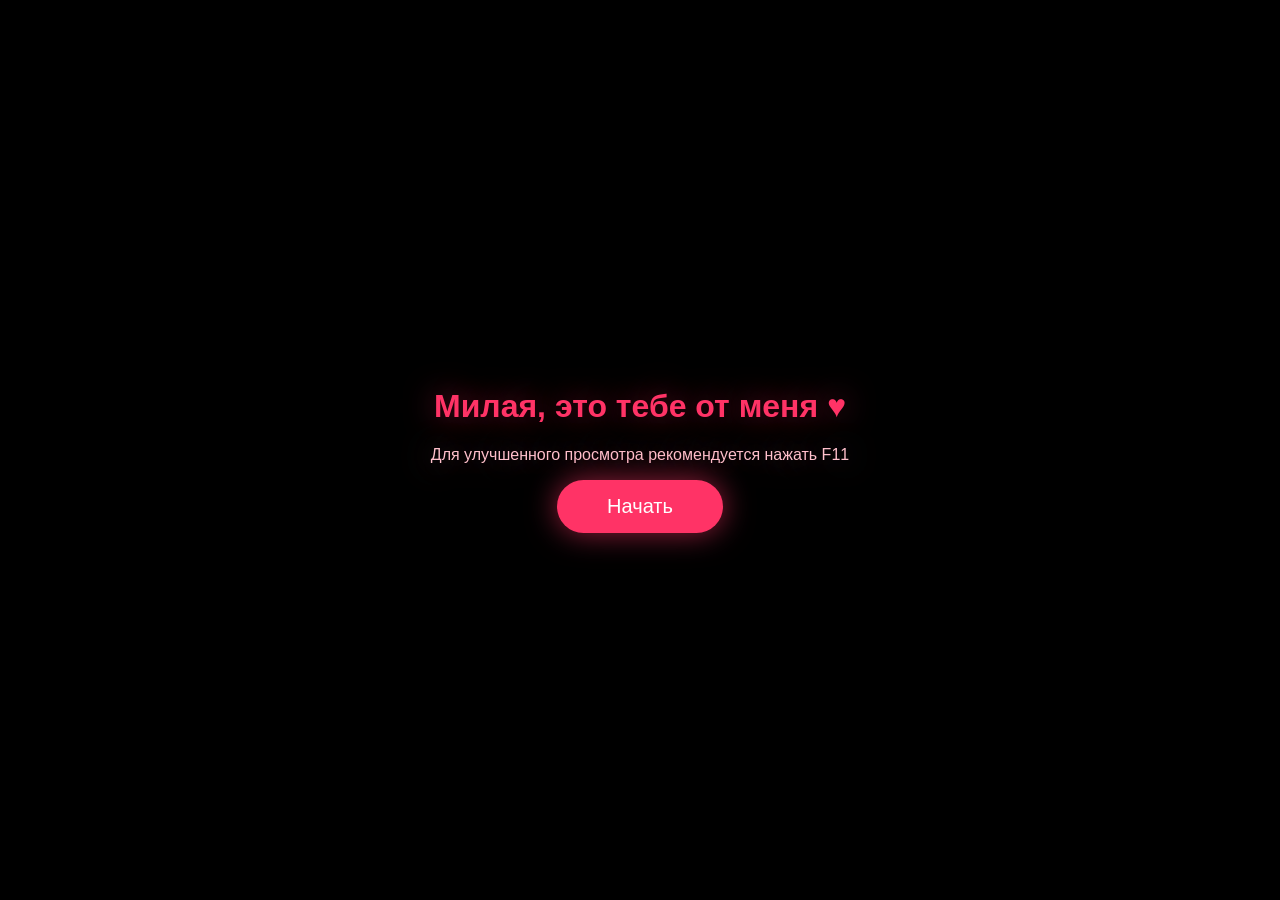
<file: index.html>
<!DOCTYPE html>
<html lang="ru">
    <head>
        <meta charset="UTF-8">
        <meta name="viewport" content="width=device-width, initial-scale=1.0">
        <title>Ей♥</title>
        <link rel="stylesheet" href="style.css">
        <link rel="icon" href="data:image/svg+xml,<svg xmlns='http://www.w3.org/2000/svg' viewBox='0 0 32 29'><path d='M16 28.5C16 28.5 0 19.5 0 9.5C0 4 4 0 8 0C11.5 0 14.5 2 16 5C17.5 2 20.5 0 24 0C28 0 32 4 32 9.5C32 19.5 16 28.5 16 28.5Z' fill='%23ff3366'/></svg>">    
    </head>
    <body>
        <!-- Экран 1: Кнопка "Начать" -->
        <div id="start-screen">
            <h1>Милая, это тебе от меня ♥</h1>
            <p>Для улучшенного просмотра рекомендуется нажать F11</p>
            <button id="start-btn">Начать</button>
        </div>

        <!-- Экран 2: Прогресс-бар (скрыт изначально) -->
        <div id="loading-screen" class="hidden">
            <div class="progress-wrapper">
                <div class="progress-bar">
                    <div class="progress-fill" id="progress-fill"></div>
                </div>
                <p id="progress-text">0%</p>
            </div>
        </div>

        <canvas id="bg-canvas"></canvas>

        <!-- Основной холст для анимации -->
        <canvas id="c"></canvas>

        <!-- Второй холст для частиц -->
        <canvas id="particle-canvas"></canvas>

        <!-- Маленькое сердечко в углу -->
        <svg id="corner-heart" viewBox="0 0 32 29" xmlns="http://www.w3.org/2000/svg">
            <path d="M16 28.5C16 28.5 0 19.5 0 9.5C0 4 4 0 8 0C11.5 0 14.5 2 16 5C17.5 2 20.5 0 24 0C28 0 32 4 32 9.5C32 19.5 16 28.5 16 28.5Z" fill="#ff3366"/>
        </svg>

        <div id="site-content">
            <div class="demo-card" style="max-width: 400px; text-align: center;">
                <h1>С днём рождения, моя любимая Ариана! Этот сайт я сделал для тебя!</h1>
                <p>Осмотрись тут, я старался</p>
                <a class="btn" href="main.html" style="text-decoration: none;">Приступить</a>
            </div>
        </div>
        <audio id="sfx-pop" src="Assets/sfx/pop.wav" preload="auto"></audio>
        <audio id="heartbeat" src="Assets/sfx/single-heatbeat.mp3" preload="auto"></audio>
        <audio id="heartmove" src="Assets/sfx/move.mp3" preload="auto"></audio>

        <script src="page-effects.js"></script>
        <script src="script.js"></script>
    </body>
</html>
</file>
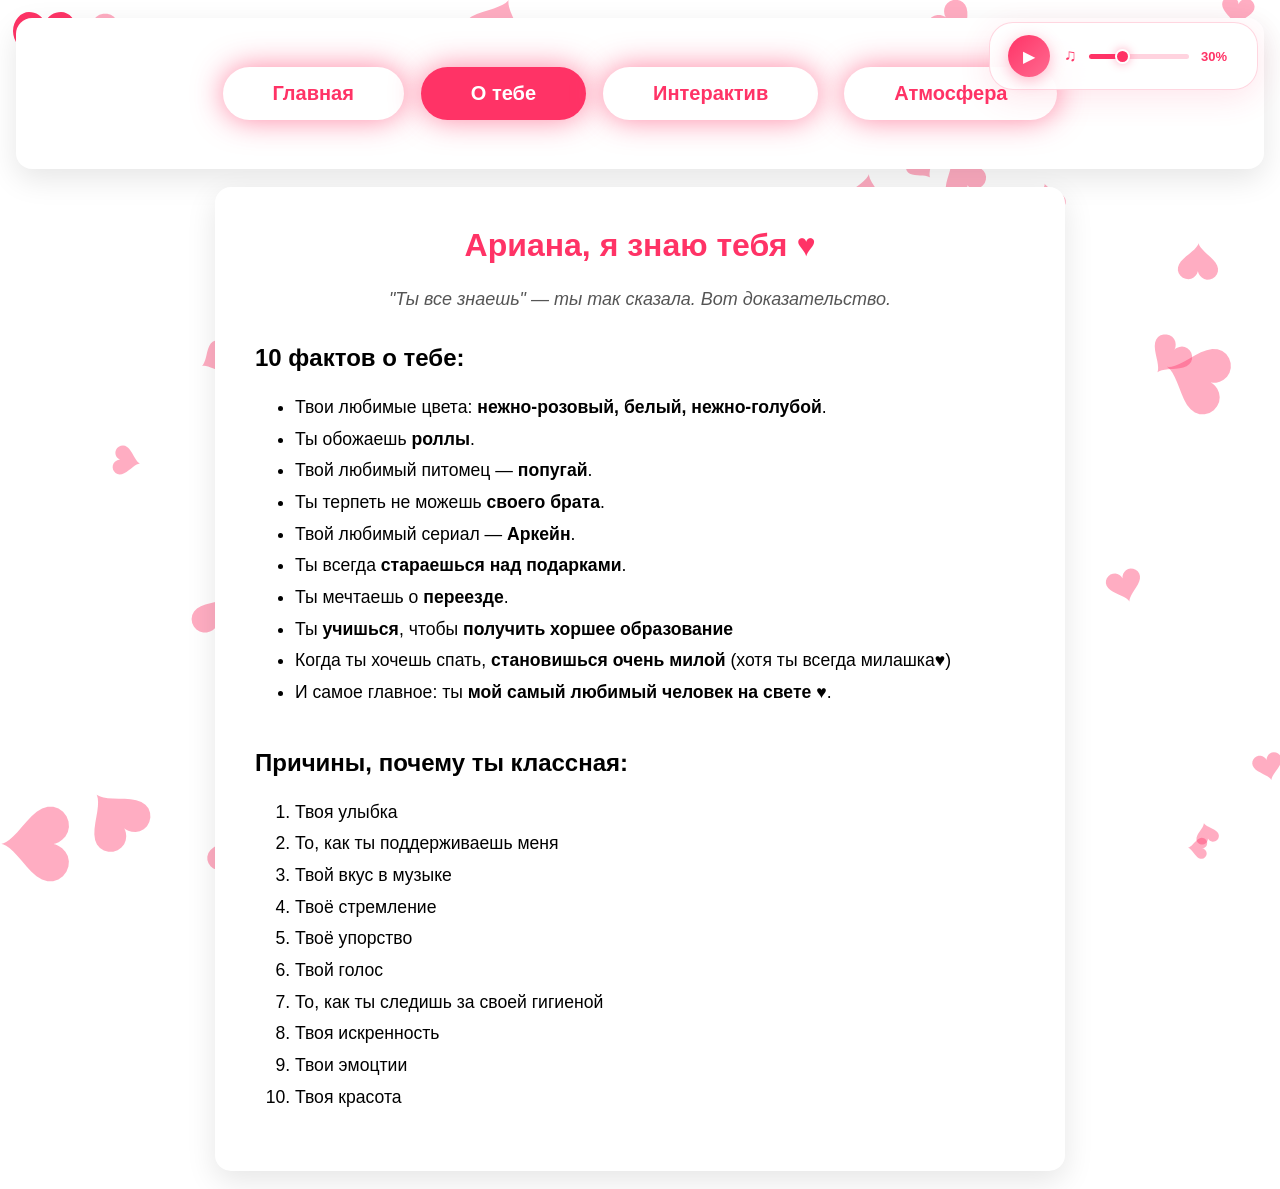
<file: about.html>
<!DOCTYPE html>
<html lang="ru">
  <head>
    <meta charset="UTF-8">
    <meta name="viewport" content="width=device-width, initial-scale=1.0">
    <title>О тебе♥</title>
    <link rel="stylesheet" href="style.css">
    <link rel="icon" href="data:image/svg+xml,<svg xmlns='http://www.w3.org/2000/svg' viewBox='0 0 32 29'><path d='M16 28.5C16 28.5 0 19.5 0 9.5C0 4 4 0 8 0C11.5 0 14.5 2 16 5C17.5 2 20.5 0 24 0C28 0 32 4 32 9.5C32 19.5 16 28.5 16 28.5Z' fill='%23ff3366'/></svg>">  
  </head>
  <body style="background-color: white;">
    <canvas id="bg-canvas"></canvas>
    <canvas id="particle-canvas"></canvas>
    <a href="letter.html">
      <svg class="corner-heart" viewBox="0 0 32 29" xmlns="http://www.w3.org/2000/svg">
        <path d="M16 28.5C16 28.5 0 19.5 0 9.5C0 4 4 0 8 0C11.5 0 14.5 2 16 5C17.5 2 20.5 0 24 0C28 0 32 4 32 9.5C32 19.5 16 28.5 16 28.5Z" fill="#ff3366"/>
      </svg>
    </a>

    <div class="demo-card" style="width: unset; flex-direction: row;">
      <a href="main.html" class="razdels">Главная</a>
      <a href="about.html" class="btn" style="font-weight: bold; text-decoration: none;">О тебе</a>
      <a href="interactive.html" class="razdels">Интерактив</a>
      <a href="atmosphere.html" class="razdels">Атмосфера</a>
    </div>

    <div class="demo-card" style="text-align: left; padding: 40px;">
      <h1 style="color: #ff3366; text-align: center;">Ариана, я знаю тебя ♥</h1>
      <p style="text-align: center; font-style: italic; margin-bottom: 30px;">"Ты все знаешь" — ты так сказала. Вот доказательство.</p>

      <h2>10 фактов о тебе:</h2>
      <ul style="line-height: 1.8; font-size: 1.1em;">
        <li>Твои любимые цвета: <b>нежно-розовый, белый, нежно-голубой</b>.</li>
        <li>Ты обожаешь <b>роллы</b>.</li>
        <li>Твой любимый питомец — <b>попугай</b>.</li>
        <li>Ты терпеть не можешь <b>своего брата</b>.</li>
        <li>Твой любимый сериал — <b>Аркейн</b>.</li>
        <li>Ты всегда <b>стараешься над подарками</b>.</li>
        <li>Ты мечтаешь о <b>переезде</b>.</li>
        <li>Ты <b>учишься</b>, чтобы <b>получить хоршее образование</b></li>
        <li>Когда ты хочешь спать, <b>становишься очень милой</b> (хотя ты всегда милашка♥)</li>
        <li>И самое главное: ты <b>мой самый любимый человек на свете ♥</b>.</li>
      </ul>

      <h2 style="margin-top: 40px;">Причины, почему ты классная:</h2>
      <ol style="line-height: 1.8; font-size: 1.1em;">
        <li>Твоя улыбка</li>
        <li>То, как ты поддерживаешь меня</li>
        <li>Твой вкус в музыке</li>
        <li>Твоё стремление</li>
        <li>Твоё упорство</li>
        <li>Твой голос</li>
        <li>То, как ты следишь за своей гигиеной</li>
        <li>Твоя искренность</li>
        <li>Твои эмоцтии</li>
        <li>Твоя красота</li>
      </ol>
    </div>

    <script src="page-effects.js"></script>
    <script src="music.js"></script>
    <script src="mainscript.js"></script>
  </body>
</html>
</file>
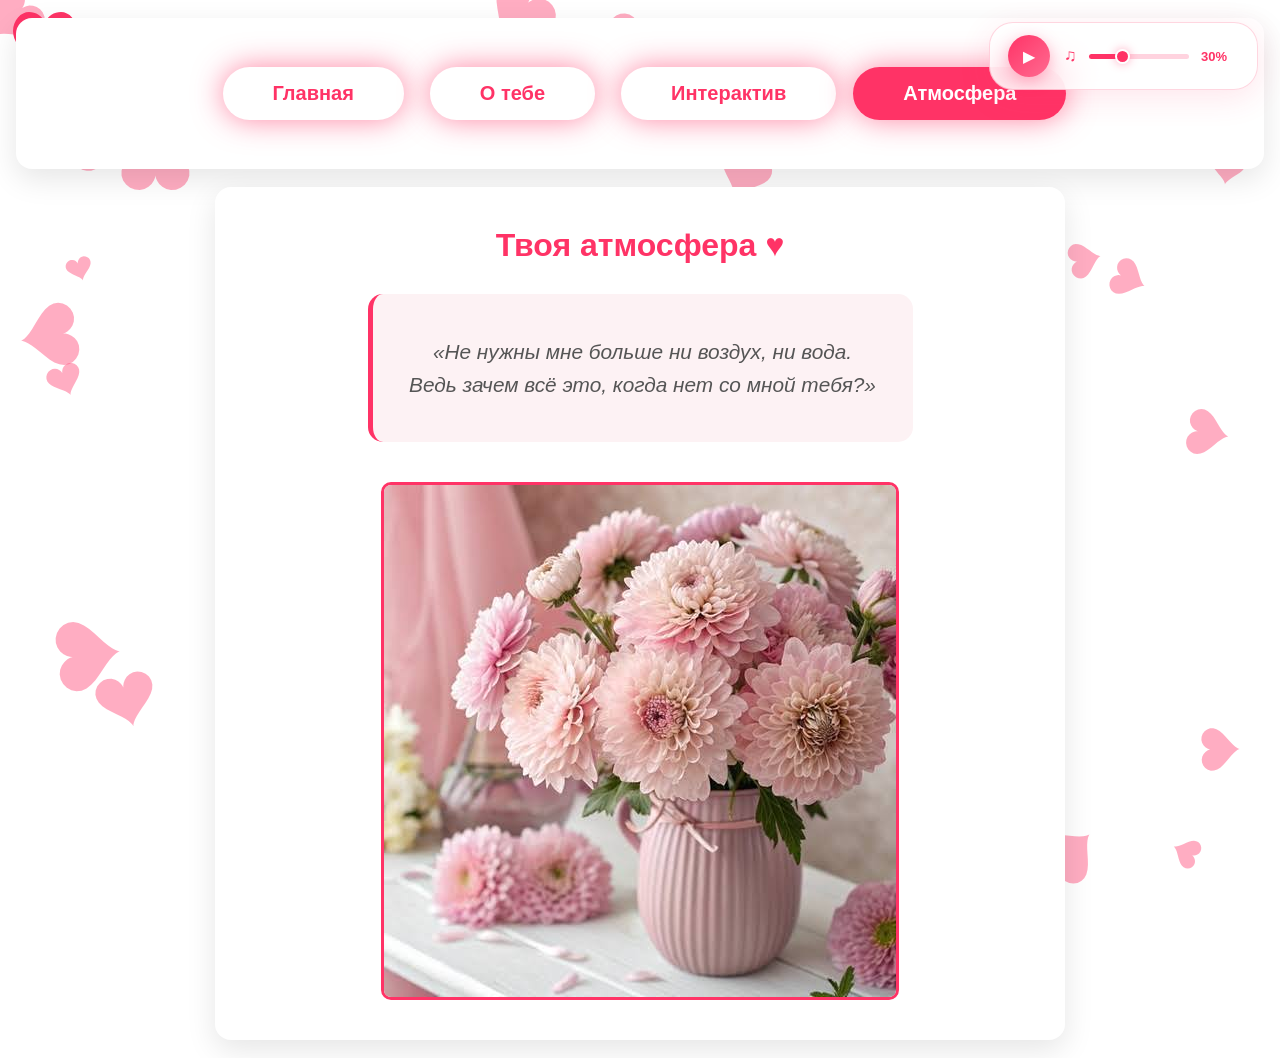
<file: atmosphere.html>
<!DOCTYPE html>
<html lang="ru">
  <head>
    <meta charset="UTF-8">
    <meta name="viewport" content="width=device-width, initial-scale=1.0">
    <title>Атмосфера♥</title>
    <link rel="stylesheet" href="style.css">
    <link rel="icon" href="data:image/svg+xml,<svg xmlns='http://www.w3.org/2000/svg' viewBox='0 0 32 29'><path d='M16 28.5C16 28.5 0 19.5 0 9.5C0 4 4 0 8 0C11.5 0 14.5 2 16 5C17.5 2 20.5 0 24 0C28 0 32 4 32 9.5C32 19.5 16 28.5 16 28.5Z' fill='%23ff3366'/></svg>">  
  </head>
  <body style="background-color: white;">
    <canvas id="bg-canvas"></canvas>
    <canvas id="particle-canvas"></canvas>
    <a href="letter.html">
      <svg class="corner-heart" viewBox="0 0 32 29" xmlns="http://www.w3.org/2000/svg">
        <path d="M16 28.5C16 28.5 0 19.5 0 9.5C0 4 4 0 8 0C11.5 0 14.5 2 16 5C17.5 2 20.5 0 24 0C28 0 32 4 32 9.5C32 19.5 16 28.5 16 28.5Z" fill="#ff3366"/>
      </svg>
    </a>

    <div class="demo-card" style="width: unset; flex-direction: row;">
      <a href="main.html" class="razdels">Главная</a>
      <a href="about.html" class="razdels">О тебе</a>
      <a href="interactive.html" class="razdels">Интерактив</a>
      <a href="atmosphere.html" class="btn" style="font-weight: bold; text-decoration: none;">Атмосфера</a>
    </div>

    <div class="demo-card" style="text-align: center; padding: 40px;">
      <h1 style="color: #ff3366;">Твоя атмосфера ♥</h1>
      
      <div style="margin: 30px auto; max-width: 500px; padding: 20px; background: #fdf2f4; border-radius: 15px; border-left: 5px solid #ff3366;">
        <p style="font-size: 1.3em; font-style: italic; margin-bottom: 0;">«Не нужны мне больше ни воздух, ни вода.</p>
        <p style="font-size: 1.3em; font-style: italic; margin-top: 0;">Ведь зачем всё это, когда нет со мной тебя?»</p>
      </div>

      <div class="flowers" style="margin-top: 40px;">
        <img style="border-radius: 10px; border: 3px solid #ff3366; max-width: 100%;" src="Assets/imgs/flowers.jfif" alt="Цветы">
      </div>
    </div>

    <script src="page-effects.js"></script>
    <script src="music.js"></script>
    <script src="mainscript.js"></script>
  </body>
</html>
</file>
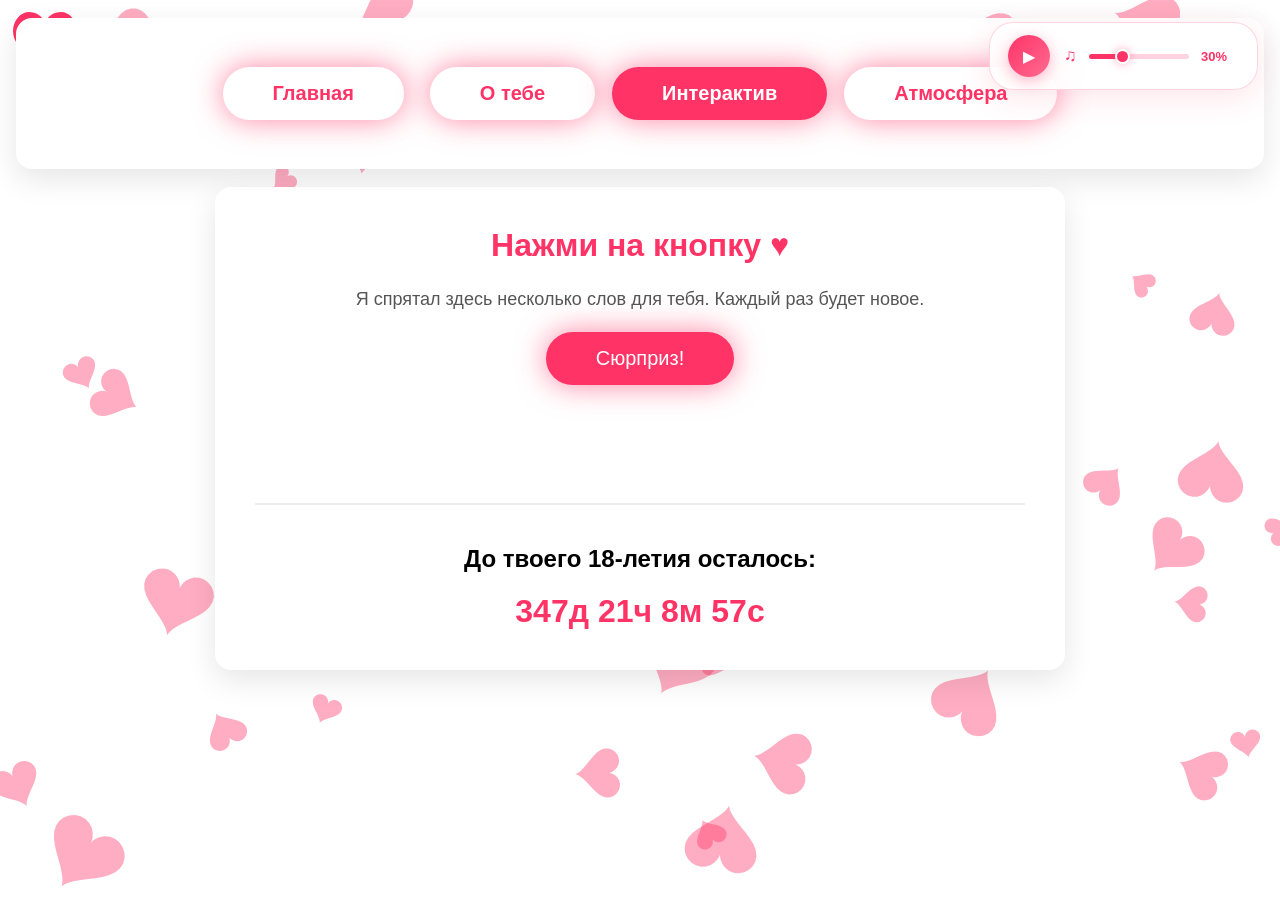
<file: interactive.html>
<!DOCTYPE html>
<html lang="ru">
  <head>
    <meta charset="UTF-8">
    <meta name="viewport" content="width=device-width, initial-scale=1.0">
    <title>Интерактив♥</title>
    <link rel="stylesheet" href="style.css">
    <link rel="icon" href="data:image/svg+xml,<svg xmlns='http://www.w3.org/2000/svg' viewBox='0 0 32 29'><path d='M16 28.5C16 28.5 0 19.5 0 9.5C0 4 4 0 8 0C11.5 0 14.5 2 16 5C17.5 2 20.5 0 24 0C28 0 32 4 32 9.5C32 19.5 16 28.5 16 28.5Z' fill='%23ff3366'/></svg>">    
    <style>
      /* Стили для анимации текста */
      #surprise-text {
        transition: opacity 0.4s ease, transform 0.4s ease;
        opacity: 1;
        transform: translateY(0);
      }
      #surprise-text.fade-out {
        opacity: 0;
        transform: translateY(10px); /* Текст уезжает чуть вниз */
      }
      #surprise-text.fade-in {
        opacity: 1;
        transform: translateY(0);
      }
    </style>
  </head>
  <body style="background-color: white;">
    <canvas id="bg-canvas"></canvas>
    <canvas id="particle-canvas"></canvas>
    <a href="letter.html">
      <svg class="corner-heart" viewBox="0 0 32 29" xmlns="http://www.w3.org/2000/svg">
        <path d="M16 28.5C16 28.5 0 19.5 0 9.5C0 4 4 0 8 0C11.5 0 14.5 2 16 5C17.5 2 20.5 0 24 0C28 0 32 4 32 9.5C32 19.5 16 28.5 16 28.5Z" fill="#ff3366"/>
      </svg>
    </a>

    <div class="demo-card" style="width: unset; flex-direction: row;">
      <a href="main.html" class="razdels">Главная</a>
      <a href="about.html" class="razdels">О тебе</a>
      <a href="interactive.html" class="btn" style="font-weight: bold; text-decoration: none;">Интерактив</a>
      <a href="atmosphere.html" class="razdels">Атмосфера</a>
    </div>

    <div class="demo-card" style="text-align: center; padding: 40px;">
      <h1 style="color: #ff3366;">Нажми на кнопку ♥</h1>
      <p>Я спрятал здесь несколько слов для тебя. Каждый раз будет новое.</p>
      
      <button id="surprise-btn" class="btn">Сюрприз!</button>
      
      <div id="surprise-text" style="margin-top: 30px; font-size: 1.5em; font-weight: bold; min-height: 2em; color: #333;"></div>

      <hr style="margin: 40px 0; border: 1px solid #eee;">

      <h2>До твоего 18-летия осталось:</h2>
      <div id="timer" style="font-size: 2em; font-weight: bold; color: #ff3366; margin-top: 10px;"></div>
    </div>

    <script src="page-effects.js"></script>
    <script src="music.js"></script>
    <script src="mainscript.js">
    </script>
  </body>
</html>
</file>
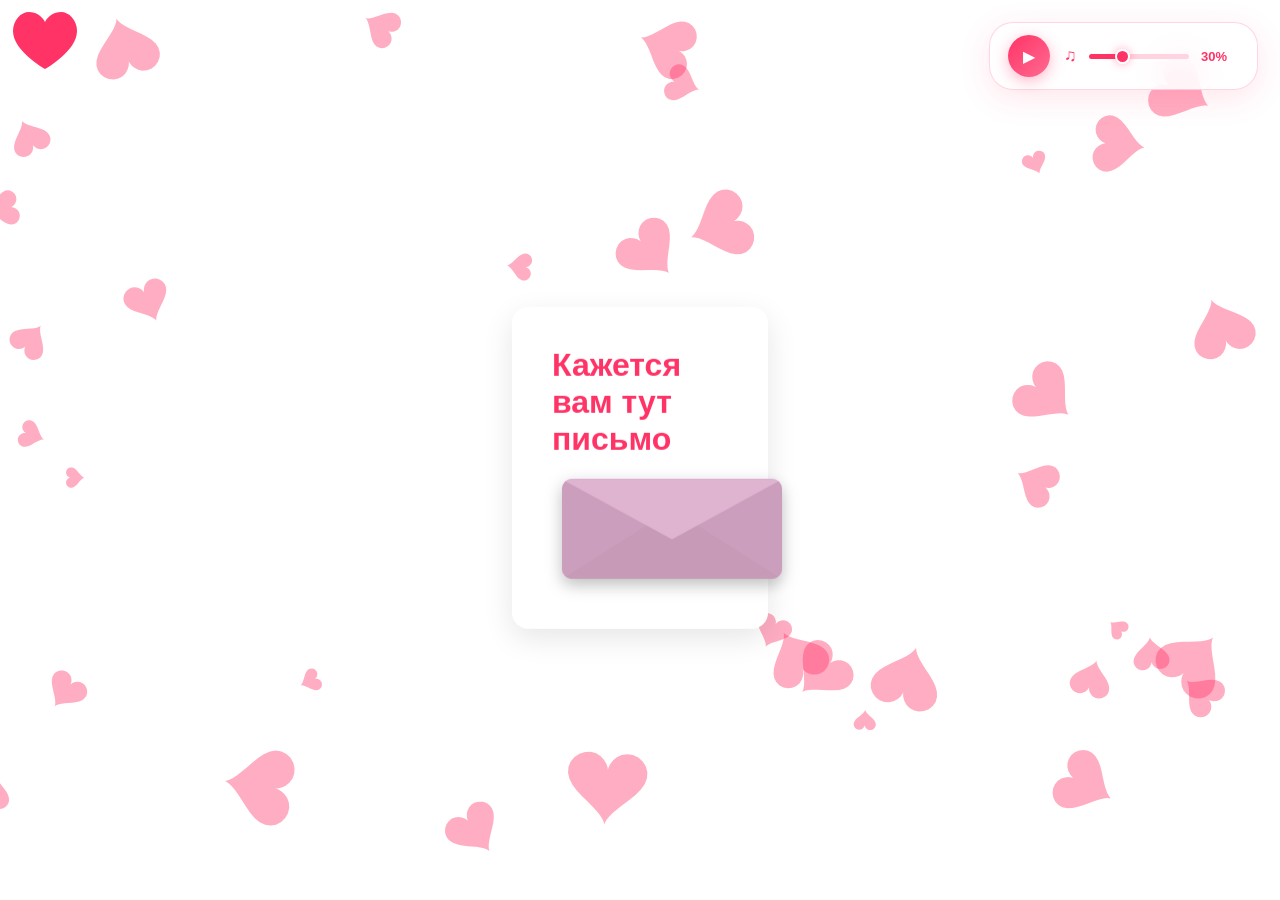
<file: letter.html>
<!DOCTYPE html>
<html lang="ru">
  <head>
    <meta charset="UTF-8">
    <meta name="viewport" content="width=device-width, initial-scale=1.0">
    <title>Пасхалка♥</title>
    <link rel="stylesheet" href="style.css">
    <link rel="icon" href="data:image/svg+xml,<svg xmlns='http://www.w3.org/2000/svg' viewBox='0 0 32 29'><path d='M16 28.5C16 28.5 0 19.5 0 9.5C0 4 4 0 8 0C11.5 0 14.5 2 16 5C17.5 2 20.5 0 24 0C28 0 32 4 32 9.5C32 19.5 16 28.5 16 28.5Z' fill='%23ff3366'/></svg>">  
    </head>
  <body style="background-color: white;">
    <canvas id="bg-canvas"></canvas>
    <canvas id="particle-canvas"></canvas>
    <svg class="corner-heart" viewBox="0 0 32 29" xmlns="http://www.w3.org/2000/svg">
      <path d="M16 28.5C16 28.5 0 19.5 0 9.5C0 4 4 0 8 0C11.5 0 14.5 2 16 5C17.5 2 20.5 0 24 0C28 0 32 4 32 9.5C32 19.5 16 28.5 16 28.5Z" fill="#ff3366"/>
    </svg>

    <div id="card" class="demo-card">
        <h1>Кажется вам тут письмо</h1>

        <div class="envelope">
            <div class="letter">
                <div class="letter-paper">
                    <div class="letter-content">
                        <h2>Ариана, с 17-летием! ♥</h2>

                        <p>
                            Сегодня особенный день. Не просто потому, что тебе
                            исполняется 17 — а потому, что этот мир стал чуточку
                            лучше ровно 17 лет назад, когда появилась ты.
                        </p>

                        <p>
                            Я думал, что подарить тебе. Фотографии? Ты попросила
                            их не выкладывать, и я это уважаю. Музыку? Её ты
                            всегда найдёшь сама. И тогда я решил сделать то,
                            что не требует ни фотографий, ни громких слов —
                            этот маленький сайт. Здесь то, что я успел собрать
                            для тебя, и то, что хочу, чтобы ты помнила.
                        </p>

                        <p>
                            Ты — человек, который умеет быть настоящим. С тобой
                            легко молчать, смеяться над глупостями и говорить
                            о важном. Ты умеешь поддержать одним словом, и это
                            дорогого стоит. Я знаю, что иногда ты сомневаешься
                            в себе, что бывают дни, когда кажется, что всё идёт
                            не так. Но поверь: даже в такие моменты ты остаёшься
                            той, кого хочется беречь.
                        </p>

                        <p>
                            17 — это странный возраст. Ты уже не ребёнок,
                            но ещё не взрослый. Впереди много вопросов, выборов
                            и дорог. И я хочу, чтобы ты знала: что бы ты ни
                            выбрала, куда бы ни пошла — я всегда буду на твоей
                            стороне. Не потому, что должен, а потому, что хочу.
                        </p>

                        <p>
                            Пусть этот год будет к тебе добрым. Пусть в нём
                            будет больше смеха, меньше тревог и хотя бы
                            несколько моментов, которые захочется запомнить
                            навсегда.
                        </p>

                        <p>
                            С днём рождения, Ариана. Ты — лучшее,
                            что случилось со мной. ♥
                        </p>
                    </div>
                </div>

                <canvas id="scratch-canvas"></canvas>
            </div>

            <div class="side"></div>
            <div class="front"></div>
            <div class="flap"></div>
        </div>
    </div>

    <div id="scratch-controls">
        <div id="scratch-progress" class="btn">
            Стерто: <span id="scratch-percent">0%</span>
        </div>

        <a href="main.html" id="exit-btn" class="btn">
            Выйти
        </a>
    </div>

    <div id="scratch-cursor"></div>

    <script src="page-effects.js"></script>
    <script src="music.js"></script>
    <script src="letter.js"></script>
    <script src="mainscript.js"></script>
  </body>
</html>
</file>
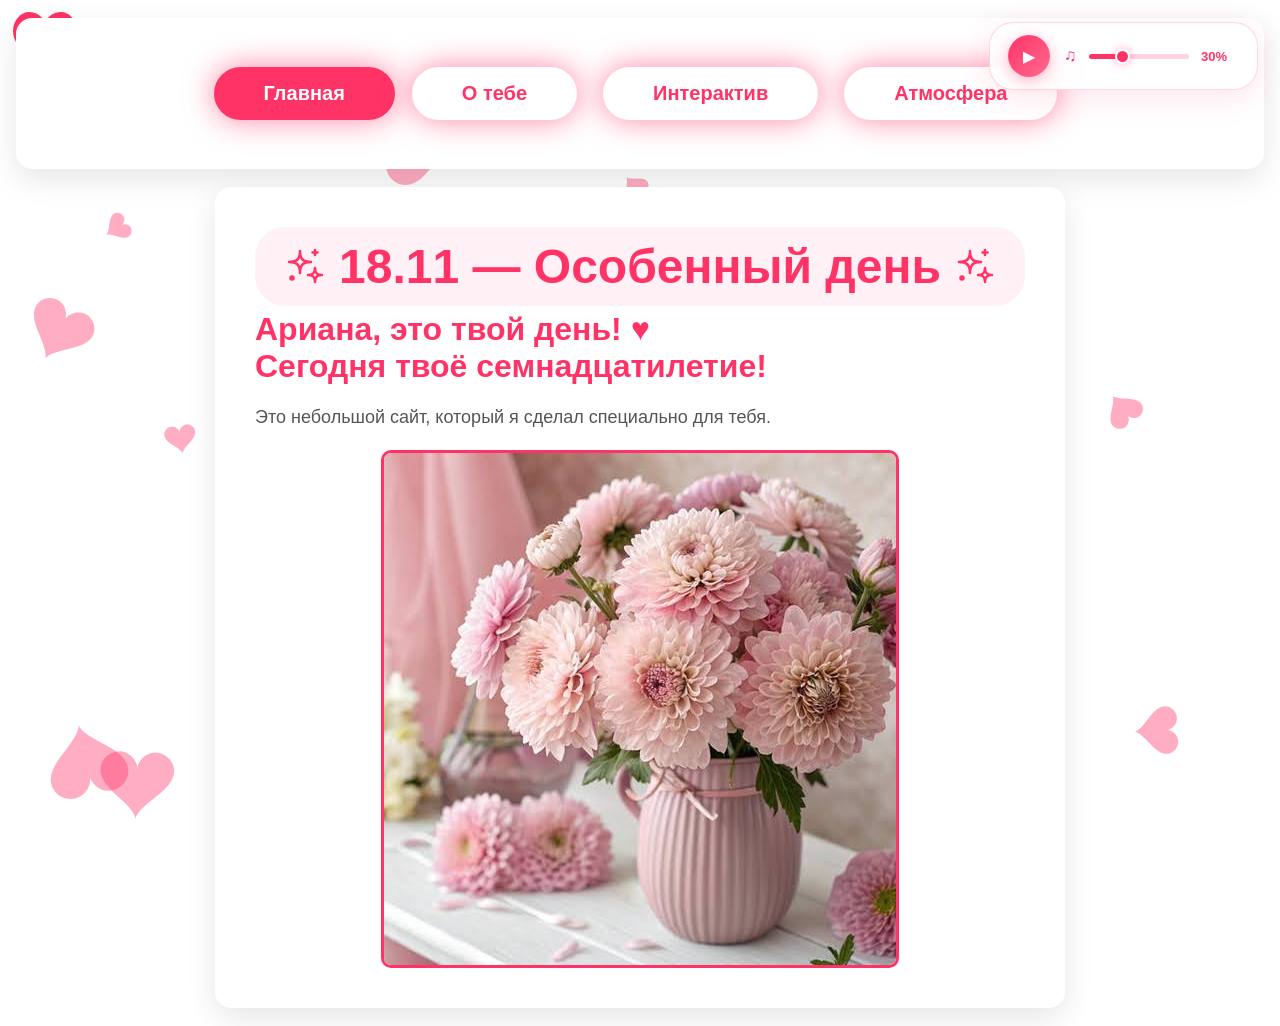
<file: main.html>
<!DOCTYPE html>
<html lang="ru">
  <head>
    <meta charset="UTF-8">
    <meta name="viewport" content="width=device-width, initial-scale=1.0">
    <title>Ей♥</title>
    <link rel="stylesheet" href="style.css">
    <link rel="icon" href="data:image/svg+xml,<svg xmlns='http://www.w3.org/2000/svg' viewBox='0 0 32 29'><path d='M16 28.5C16 28.5 0 19.5 0 9.5C0 4 4 0 8 0C11.5 0 14.5 2 16 5C17.5 2 20.5 0 24 0C28 0 32 4 32 9.5C32 19.5 16 28.5 16 28.5Z' fill='%23ff3366'/></svg>">  
</head>
  <body style="background-color: white;">
    <canvas id="bg-canvas"></canvas>
    <canvas id="particle-canvas"></canvas>

    <a href="letter.html">
      <svg class="corner-heart" viewBox="0 0 32 29" xmlns="http://www.w3.org/2000/svg">
        <path d="M16 28.5C16 28.5 0 19.5 0 9.5C0 4 4 0 8 0C11.5 0 14.5 2 16 5C17.5 2 20.5 0 24 0C28 0 32 4 32 9.5C32 19.5 16 28.5 16 28.5Z" fill="#ff3366"/>
      </svg>
    </a>

    <div class="demo-card" style="width: unset; flex-direction: row;">
      <a href="main.html" class="btn" style="font-weight: bold; text-decoration: none;">Главная</a>
      <a href="about.html" class="razdels">О тебе</a>
      <a href="interactive.html" class="razdels">Интерактив</a>
      <a href="atmosphere.html" class="razdels">Атмосфера</a>
    </div>

    <div class="demo-card">
      <div class="special-day">
        <img class="sparkle" src="Assets/imgs/sparkle.svg">
        <h1>18.11 — Особенный день</h1>
        <img class="sparkle" src="Assets/imgs/sparkle.svg">
      </div>

      <h1 style="margin: 0; margin-top: 5px;">Ариана, это твой день! ♥ </h1>
      <h1 style="margin: 0;">Сегодня твоё семнадцатилетие!</h1>
      <p>Это небольшой сайт, который я сделал специально для тебя.</p>

      <div class="flowers"><img style="border-radius: 10px; border: 3px solid #ff3366;" src="Assets/imgs/flowers.jfif"></div>
    </div>

    <script src="page-effects.js"></script>
    <script src="music.js"></script>
    <script src="mainscript.js"></script>
  </body>
</html>
</file>
<file: style.css>
/* Сброс и базовые стили */
html, body {
  margin: 0;
  min-height: 100%;
  background: #000;
  overflow-x: hidden;
  overflow-y: auto;
  font-family: "Segoe UI", Arial, sans-serif;
  transition: background-color 1s;
}

body {
  min-height: 100vh;
  box-sizing: border-box;
}

/* Экран 1: Кнопка "Начать" */
#start-screen {
  position: fixed;
  inset: 0;
  background: #000;
  display: flex;
  flex-direction: column;
  align-items: center;
  justify-content: center;
  z-index: 1000;
  transition: opacity 0.6s ease;
}

#start-screen.hidden {
  opacity: 0;
  pointer-events: none;
}

#start-screen h1 {
  color: #ff3366;
  font-size: 32px;
  margin-bottom: 5px;
  text-shadow: 0 0 30px rgba(255, 51, 102, 0.5);
  text-align: center;
}

#start-screen p {
    text-shadow: 0 0 30px rgba(255, 188, 205, 0.5);
    color: pink;
}
#start-btn {
  padding: 15px 50px;
  font-size: 20px;
  background: #ff3366;
  color: #fff;
  border: none;
  border-radius: 50px;
  cursor: pointer;
  transition: transform 0.2s, box-shadow 0.2s;
  box-shadow: 0 0 30px rgba(255, 51, 102, 0.6);
  font-family: inherit;
}

#start-btn:hover {
  transform: scale(1.05);
  box-shadow: 0 0 50px rgba(255, 51, 102, 0.9);
}

.btn {
  padding: 15px 50px;
  font-size: 20px;
  background: #ff3366;
  color: #fff;
  border: none;
  border-radius: 50px;
  cursor: pointer;
  transition: transform 0.2s, box-shadow 0.2s;
  box-shadow: 0 0 30px rgba(255, 51, 102, 0.6);
  font-family: inherit;
}

.btn:hover {
  transform: scale(1.05);
  box-shadow: 0 0 50px rgba(255, 51, 102, 0.9);
}

/* Экран 2: Прогресс-бар */
#loading-screen {
  position: fixed;
  inset: 0;
  background: #000;
  display: flex;
  align-items: center;
  justify-content: center;
  z-index: 1000;
  transition: opacity 0.6s ease;
}

#loading-screen.hidden {
  opacity: 0;
  pointer-events: none;
  display: none;
}

.progress-wrapper {
  width: 320px;
  text-align: center;
}

.progress-bar {
  width: 100%;
  height: 8px;
  background: rgba(255, 255, 255, 0.1);
  border-radius: 4px;
  overflow: hidden;
  position: relative;
}

.progress-fill {
  height: 100%;
  width: 0%;
  background: linear-gradient(90deg, #ff001a, #ff3366);
  border-radius: 4px;
  box-shadow: 0 0 20px #ff001a;
  transition: width 0.1s linear;
}

#progress-text {
  color: #ff3366;
  margin-top: 12px;
  font-family: "Segoe UI", Arial, sans-serif;
  letter-spacing: 2px;
  font-size: 16px;
}

/* Основной холст */
#c {
  display: block;
  position: fixed;
  inset: 0;
  z-index: 10;
  pointer-events: none;
}

/* Второй холст для частиц */
#particle-canvas {
  position: fixed;
  inset: 0;
  z-index: 99999;
  pointer-events: none;
}

/* Логотип в углу */
#corner-heart {
  position: absolute;
  top: 20px;
  left: 20px;
  width: 120px;
  height: 120px;
  opacity: 0;
  visibility: hidden;
  transition: opacity 1s ease;
  z-index: 50;
  pointer-events: none;
}

.corner-heart {
  position: absolute;
  top: 1vh;
  left: 1vw;
  width: 5vw;
  height: 5vw;
}

#corner-heart.visible {
  opacity: 1;
  visibility: visible;
}

/* Контент сайта */
#site-content {
  position: absolute;
  inset: 0;
  opacity: 0;
  visibility: hidden;
  transition: opacity 1.5s ease;
  color: #000;
  z-index: 5;
  overflow-y: auto;
  padding: 20px;
  display: flex;
  flex-direction: column;
  align-items: center;
  justify-content: center;
}

#site-content.visible {
  opacity: 1;
  visibility: visible;
}

.demo-card {
  background: #fff;
  border-radius: 16px;
  position: relative;
  z-index: 10;
  box-sizing: border-box;
  padding: 40px;
  box-shadow: 0 10px 30px rgba(0,0,0,0.1);
  width: min(90vw, 850px);
  max-width: calc(100vw - 32px);
  margin: 2vh auto 18px;
  justify-self: center;
  justify-content: center;
}

.demo-card[style*="flex-direction: row"] {
  display: flex;
  align-items: center;
  flex-wrap: wrap;
  gap: 8px;
}

.demo-card h1 { 
  color: #ff3366; 
  margin-top: 0; 
  justify-self: center;
}
.demo-card p { 
  color: #555; 
  line-height: 1.6; 
  font-size: 18px; 
  justify-self: center;
}

#bg-canvas {
  position: fixed;
  inset: 0;
  z-index: 1;
  pointer-events: none;
}

.razdels{
  padding: 15px 50px;
  text-decoration: none;
  font-size: 20px;
  margin: 1vh;
  background: #fff;
  color: #ff3366;
  border: none;
  border-radius: 50px;
  cursor: pointer;
  transition: transform 0.2s, box-shadow 0.2s;
  box-shadow: 0 0 30px rgba(255, 51, 102, 0.6);
  font-weight: bold;
}

.razdels:hover {
  transform: scale(1.05);
  box-shadow: 0 0 50px rgba(255, 51, 102, 0.9);
}

.special-day {
  display: flex;
  align-items: center;
  justify-content: center;
  background-color: #ff336611;
  border-radius: 30px;
  gap: 10px;
}

.special-day h1 {
  margin: 0;
  font-size: 48px;
  color: #ff3366;
}

.sparkle {
  width: 48px;
  height: 48px;
  flex-shrink: 0;
  color: #ff3366;
  display: block;
}

.flowers {
  justify-self: center;
}


.envelope {
  width: 220px;
  height: 100px;
  background: #d8abca;
  margin: 10px;
  border-radius: 10px;
  position: relative;
  filter: drop-shadow(0 6px 8px rgba(0, 0, 0, 0.25));
  perspective: 600px;
  justify-self: center;
}

.letter {
  position: absolute;
  top: 10px;
  left: 10px;
  width: 200px;
  height: 80px;
  background: #fcf4e7;
  border-radius: 10px;

  display: flex;
  justify-content: center;
  align-items: center;

  overflow: hidden;
  z-index: 3;
}


.letter p {
  color: #966d65;
}


.flap {
  z-index: 6;
  position: absolute;
  top: 0;
  left: 0;
  width: 220px;
  height: 100px;
  background: rgb(223, 180, 209);
  border-radius: 10px;
  clip-path: polygon(50% 60%, 0 0%, 100% 0%);
  transform-origin: top;
  transition: transform 0.6s ease 0.6s, z-index 0s 0.6s;  
}

.envelope.open .letter {
    transform: translateY(-100px) scale(1);
    transition: transform 0.6s ease 0.6s, z-index 0s 0.6s;
}

.envelope.open .letter {
    animation: enlarge 0.6s ease 1.2s forwards;
}

@keyframes enlarge {
  from {
    transform: translateY(-100px) scale(1);
  }
  to {
    z-index: 10000;
    transform: translateY(-100px) scale(10);
  }
} 

.envelope.open .flap {
  z-index: 0;
  transform: translateY(4px) rotateX(180deg);
  transition: transform 0.6s ease, z-index 0s 0.6s;
}

.side {
  z-index: 4;
  position: absolute;
  top: 0;
  left: 0;
  width: 220px;
  height: 100px;
  background: rgb(204, 158, 189);
  border-radius: 10px;
  clip-path: polygon(0% 100%, 0% 0%, 50% 50%, 100% 0%, 100% 100%);
}


.front {
  z-index: 5;
  position: absolute;
  top: 0;
  left: 0;
  width: 220px;
  height: 100px;
  background: rgb(199, 154, 184);
  border-radius: 10px;
  clip-path: polygon(50% 30%, 0 100%, 100% 100%);
}

.hidden-message {
  position: absolute;
  color: #966d65;
  font-size: 14px;
  text-align: center;
  z-index: 1;
}

#scratch-canvas {
  position: absolute;
  inset: 0;
  width: 100%;
  height: 100%;
  z-index: 2;
  cursor: none;
  touch-action: none;
}

#scratch-cursor {
  position: fixed;
  width: 150px;
  height: 150px;
  border: 2px solid #ff3366;
  border-radius: 50%;
  pointer-events: none;
  z-index: 100000;
  transform: translate(-50%, -50%);
  display: none;
  box-sizing: content-box;
}

#card {
  width: 20vw;
  position: absolute;
  top: 50%;
  left: 50%;
  transform: translate(-50%, -50%);
  transform-origin: center;
}

#scratch-controls {
  display: flex;
  flex-direction: column;
  align-items: center;
  gap: 10px;
  margin-top: 20px;
}

#scratch-progress {
  display: block;
  cursor: default;
  user-select: none;
}

#exit-btn {
  display: none;
  text-decoration: none;
  text-align: center;
}

#exit-btn.visible {
  display: inline-block;
}

.hidden-message {
  position: absolute;
  z-index: 1;
  color: #966d65;
  font-size: 14px;
  text-align: center;
  padding: 5px;
}

#scratch-canvas {
  position: absolute;
  inset: 0;
  width: 100%;
  height: 100%;
  z-index: 2;
  cursor: none;
  touch-action: none;
}

/* Нижняя панель — всегда поверх письма */
#scratch-controls {
    position: fixed;
    bottom: 25px;
    left: 50%;
    transform: translateX(-50%);
    z-index: 20001;

    display: flex;
    flex-direction: column;
    align-items: center;
    gap: 12px;
}

#scratch-progress {
    display: block;
    margin: 0;
    cursor: default;
    user-select: none;
}

#exit-btn {
    display: none;
    margin: 0;
    text-decoration: none;
}

#exit-btn.visible {
    display: block;
}

/* Нижний слой письма */
.letter {
    background: #fcf4e7 !important;
    isolation: isolate;
    overflow: hidden;
}

.hidden-message {
    z-index: 1;
    position: absolute;
    color: #966d65;
}

/* Верхний стираемый слой */
#scratch-canvas {
    background: transparent;
    z-index: 2;
}

/* Курсор */
#scratch-cursor {
    position: fixed;
    width: 160px;
    height: 160px;
    box-sizing: border-box;
    border: 2px solid #ff3366;
    border-radius: 50%;
    pointer-events: none;
    z-index: 20002;
    transform: translate(-50%, -50%);
    display: none;
}


/* ===== MUSIC PLAYER ===== */

#music-player {
    position: fixed;
    top: 22px;
    right: 22px;
    z-index: 999999;

    display: flex;
    align-items: center;
    gap: 14px;

    padding: 12px 18px;

    background: rgba(255, 255, 255, 0.78);
    border: 1px solid rgba(255, 51, 102, 0.2);
    border-radius: 24px;

    backdrop-filter: blur(18px);
    -webkit-backdrop-filter: blur(18px);

    box-shadow:
        0 8px 32px rgba(255, 51, 102, 0.12),
        inset 0 0 15px rgba(255, 255, 255, 0.7);

    transition:
        box-shadow 0.3s ease,
        transform 0.3s ease;
}

#music-player:hover {
    box-shadow:
        0 10px 40px rgba(255, 51, 102, 0.22),
        inset 0 0 15px rgba(255, 255, 255, 0.8);

    transform: translateY(-2px);
}

/* Кнопка воспроизведения */

#music-toggle {
    width: 42px;
    height: 42px;
    flex-shrink: 0;

    display: flex;
    align-items: center;
    justify-content: center;

    border: none;
    border-radius: 50%;

    background: linear-gradient(
        135deg,
        #ff3366,
        #ff6b91
    );

    color: white;
    font-size: 16px;

    cursor: pointer;

    box-shadow:
        0 4px 15px rgba(255, 51, 102, 0.35);

    transition:
        transform 0.25s ease,
        box-shadow 0.25s ease,
        filter 0.25s ease;
}

#music-toggle:hover {
    transform: scale(1.1);

    box-shadow:
        0 5px 22px rgba(255, 51, 102, 0.55);

    filter: brightness(1.08);
}

#music-toggle:active {
    transform: scale(0.93);
}

/* Регулятор громкости */

.music-volume-wrapper {
    display: flex;
    align-items: center;
    gap: 10px;

    color: #ff3366;
    font-size: 17px;
}

/* Ползунок */

#music-volume {
    appearance: none;
    -webkit-appearance: none;

    width: 100px;
    height: 5px;

    border-radius: 10px;
    outline: none;

    background: linear-gradient(
        to right,
        #ff3366 30%,
        #ffd3df 30%
    );

    cursor: pointer;
}

/* Ползунок-кружок */

#music-volume::-webkit-slider-thumb {
    appearance: none;
    -webkit-appearance: none;

    width: 15px;
    height: 15px;

    border-radius: 50%;
    border: 2px solid white;

    background: #ff3366;

    box-shadow: 0 0 10px rgba(255, 51, 102, 0.4);

    transition: transform 0.2s ease;
}

#music-volume::-webkit-slider-thumb:hover {
    transform: scale(1.25);
}

#music-volume::-moz-range-thumb {
    width: 12px;
    height: 12px;

    border-radius: 50%;
    border: 2px solid white;

    background: #ff3366;

    box-shadow: 0 0 10px rgba(255, 51, 102, 0.4);
}

/* Процент громкости */

#music-volume-value {
    min-width: 38px;

    color: #ff3366;
    font-size: 13px;
    font-weight: 700;

    font-variant-numeric: tabular-nums;
}

/* Мобильная версия */

@media (max-width: 600px) {
    #music-player {
        top: 12px;
        right: 12px;

        padding: 9px 12px;
        gap: 10px;
    }

    #music-toggle {
        width: 36px;
        height: 36px;
    }

    #music-volume {
        width: 65px;
    }
}


/* ==================================
   PAGE TRANSITIONS
================================== */

body {
    opacity: 1;
    transition: opacity 0.35s ease;
}

body.page-enter {
    animation: pageAppear 0.65s cubic-bezier(.22, 1, .36, 1) both;
}

body.page-leaving {
    opacity: 0;
    pointer-events: none;
}

@keyframes pageAppear {
    from {
        opacity: 0;
        filter: blur(8px);
    }

    to {
        opacity: 1;
        filter: blur(0);
    }
}

/* ==================================
   CARD ANIMATIONS
================================== */

.demo-card {
    animation: cardAppear 0.85s cubic-bezier(.22, 1, .36, 1) both;
}

.demo-card:nth-of-type(2) {
    animation-delay: 0.12s;
}

@keyframes cardAppear {
    from {
        opacity: 0;
        filter: blur(10px);
    }

    to {
        opacity: 1;
        filter: blur(0);
    }
}

/* ==================================
   NAVIGATION BUTTONS
================================== */

.razdels,
.btn {
    position: relative;
    transition:
        transform 0.3s cubic-bezier(.22, 1, .36, 1),
        box-shadow 0.3s ease,
        background-color 0.3s ease,
        color 0.3s ease;
}

.razdels:hover,
.btn:hover {
    transform: translateY(-4px) scale(1.035);
}

.razdels:active,
.btn:active {
    transform: scale(0.96);
}

/* ==================================
   CARDS
================================== */

.demo-card {
    transition:
        box-shadow 0.35s ease,
        border-color 0.35s ease;
}

.demo-card:hover {
    box-shadow:
        0 15px 45px rgba(255, 51, 102, 0.13),
        0 5px 15px rgba(0, 0, 0, 0.04);
}

/* ==================================
   CORNER HEART
================================== */

.corner-heart {
    animation: heartFloat 3s ease-in-out infinite;
    transform-origin: center;
    transition: filter 0.3s ease;
}

.corner-heart:hover {
    filter: drop-shadow(0 0 12px #ff3366);
}

@keyframes heartFloat {
    0%, 100% {
        transform: translateY(0) scale(1);
    }

    50% {
        transform: translateY(-5px) scale(1.06);
    }
}

/* ==================================
   FLOWERS
================================== */

.flowers img {
    transition:
        transform 0.45s cubic-bezier(.22, 1, .36, 1),
        box-shadow 0.35s ease;
}

.flowers img:hover {
    transform: scale(1.035);
    box-shadow: 0 12px 30px rgba(255, 51, 102, 0.2);
}

/* ==================================
   MUSIC PLAYER
================================== */

#music-player {
    animation: musicAppear 0.8s cubic-bezier(.22, 1, .36, 1) both;
    animation-delay: 0.2s;
}

@keyframes musicAppear {
    from {
        opacity: 0;
        filter: blur(8px);
    }

    to {
        opacity: 1;
        filter: blur(0);
    }
}

/* ==================================
   REDUCED MOTION
================================== */

@media (prefers-reduced-motion: reduce) {
    *,
    *::before,
    *::after {
        animation-duration: 0.01ms !important;
        animation-iteration-count: 1 !important;
        transition-duration: 0.01ms !important;
    }
}


/* ==================================
   FINAL RESPONSIVE POLISH
================================== */

img {
  max-width: 100%;
  height: auto;
}

button,
a,
input {
  -webkit-tap-highlight-color: transparent;
}

button:focus-visible,
a:focus-visible,
input:focus-visible {
  outline: 3px solid rgba(255, 51, 102, 0.45);
  outline-offset: 4px;
}

#site-content {
  box-sizing: border-box;
  min-height: 100vh;
}

.special-day {
  padding: 12px 16px;
  flex-wrap: wrap;
  text-align: center;
}

.flowers img {
  display: block;
  max-width: min(100%, 520px);
  height: auto;
  margin-inline: auto;
}

@media (max-width: 700px) {
  html, body {
    overflow-x: hidden;
    overflow-y: auto;
  }

  .demo-card {
    width: calc(100% - 28px);
    max-width: 560px;
    padding: 24px 20px;
    border-radius: 18px;
    margin: 76px auto 18px;
  }

  .demo-card[style*="flex-direction: row"] {
    width: calc(100% - 24px) !important;
    margin: 12px auto 18px;
    padding: 12px;
    justify-content: center;
    gap: 8px;
  }

  .razdels,
  .btn {
    box-sizing: border-box;
    display: inline-flex;
    align-items: center;
    justify-content: center;
    min-height: 44px;
    padding: 11px 16px;
    margin: 2px;
    font-size: 15px;
    line-height: 1.25;
    text-align: center;
    white-space: normal;
  }

  .demo-card h1 {
    font-size: clamp(23px, 6vw, 32px);
    line-height: 1.2;
  }

  .demo-card p {
    font-size: 16px;
  }

  .special-day {
    gap: 6px;
    border-radius: 18px;
  }

  .special-day h1 {
    font-size: clamp(21px, 5.5vw, 30px);
  }

  .sparkle {
    width: 28px;
    height: 28px;
  }

  .demo-card[style*="padding: 40px"] {
    padding: 24px 18px !important;
  }

  .demo-card ul,
  .demo-card ol {
    padding-left: 22px;
    font-size: 16px !important;
    overflow-wrap: anywhere;
  }

  #music-player {
    top: 10px;
    right: 10px;
    left: auto;
    max-width: calc(100vw - 20px);
    padding: 7px 10px;
    gap: 8px;
    border-radius: 18px;
  }

  #music-toggle {
    width: 36px;
    height: 36px;
  }

  .music-volume-wrapper {
    gap: 6px;
    font-size: 15px;
  }

  #music-volume {
    width: clamp(48px, 16vw, 72px);
  }

  #music-volume-value {
    min-width: 32px;
    font-size: 12px;
  }

  #corner-heart {
    top: 12px;
    left: 12px;
    width: 64px;
    height: 64px;
  }

  .corner-heart {
    top: 12px;
    left: 12px;
    width: 42px;
    height: 42px;
  }

  #start-screen {
    box-sizing: border-box;
    padding: 24px;
  }

  #start-screen h1 {
    max-width: 100%;
    font-size: clamp(25px, 7vw, 34px);
    line-height: 1.2;
  }

  #start-screen p {
    text-align: center;
    font-size: 14px;
  }

  #start-btn {
    min-height: 48px;
    padding: 13px 34px;
    font-size: 18px;
  }

  .progress-wrapper {
    width: min(320px, calc(100vw - 56px));
  }

  #card {
    width: calc(100vw - 32px);
    max-width: 420px;
    top: 43%;
  }

  #card.demo-card {
    padding: 24px 16px;
  }

  .envelope {
    width: min(220px, 72vw);
    margin: 12px auto;
  }

  .letter {
    width: calc(100% - 20px);
  }

  .flap,
  .side,
  .front {
    width: 100%;
  }

  #scratch-controls {
    bottom: max(14px, env(safe-area-inset-bottom));
    width: calc(100% - 24px);
  }

  #scratch-progress,
  #exit-btn {
    max-width: 100%;
    padding: 11px 18px;
    font-size: 15px;
  }

  #scratch-cursor {
    width: 74px;
    height: 74px;
  }

  .envelope.open .letter {
    animation-name: enlargeMobile;
  }

  @keyframes enlargeMobile {
    from {
      transform: translateY(-70px) scale(1);
    }
    to {
      z-index: 10000;
      transform: translateY(-70px) scale(1.5);
    }
  }
}

@media (max-width: 380px) {
  .envelope.open .letter {
    animation-name: enlargeSmallMobile;
  }

  @keyframes enlargeSmallMobile {
    from {
      transform: translateY(-58px) scale(1);
    }
    to {
      z-index: 10000;
      transform: translateY(-58px) scale(1.3);
    }
  }

  .demo-card[style*="flex-direction: row"] {
    gap: 5px;
    padding: 9px;
  }

  .razdels,
  .btn {
    padding: 10px 12px;
    font-size: 14px;
  }

  #music-volume {
    width: 44px;
  }

  #music-volume-value {
    min-width: 29px;
    font-size: 11px;
  }
}

@media (hover: none) {
  .btn:hover,
  .razdels:hover,
  .flowers img:hover,
  #music-player:hover {
    transform: none;
  }
}


/* ===== LETTER: FIT ENTIRE TEXT ===== */

.letter-paper {
    box-sizing: border-box !important;
    width: 100% !important;
    height: 100% !important;
    max-height: none !important;

    padding: clamp(10px, 3vw, 28px) !important;

    overflow: hidden !important;
    background: #fcf4e7 !important;
    border: none !important;
    box-shadow: none !important;
}

.letter-paper .letter-content {
    box-sizing: border-box;
    width: 100% !important;
    max-width: 100% !important;
    margin: 0 auto !important;

    font-family: Georgia, "Times New Roman", serif !important;
    font-size: clamp(9px, 1.1vw, 13px) !important;
    line-height: 1.35 !important;
    letter-spacing: 0 !important;
    color: #59483b !important;
}

.letter-paper .letter-content h2 {
    font-size: clamp(13px, 1.8vw, 21px) !important;
    line-height: 1.2 !important;
    margin: 0 0 10px !important;
    text-align: center;
}

.letter-paper .letter-content p {
    font-size: inherit !important;
    line-height: inherit !important;
    margin: 0 0 8px !important;
    text-align: left;
    overflow-wrap: break-word;
}

@media (max-width: 600px) {
    .letter-paper {
        padding: 12px 10px !important;
    }

    .letter-paper .letter-content {
        font-size: clamp(8px, 2.5vw, 11px) !important;
        line-height: 1.25 !important;
    }

    .letter-paper .letter-content h2 {
        font-size: clamp(12px, 4vw, 17px) !important;
        margin-bottom: 7px !important;
    }

    .letter-paper .letter-content p {
        margin-bottom: 6px !important;
    }
}
</file>
